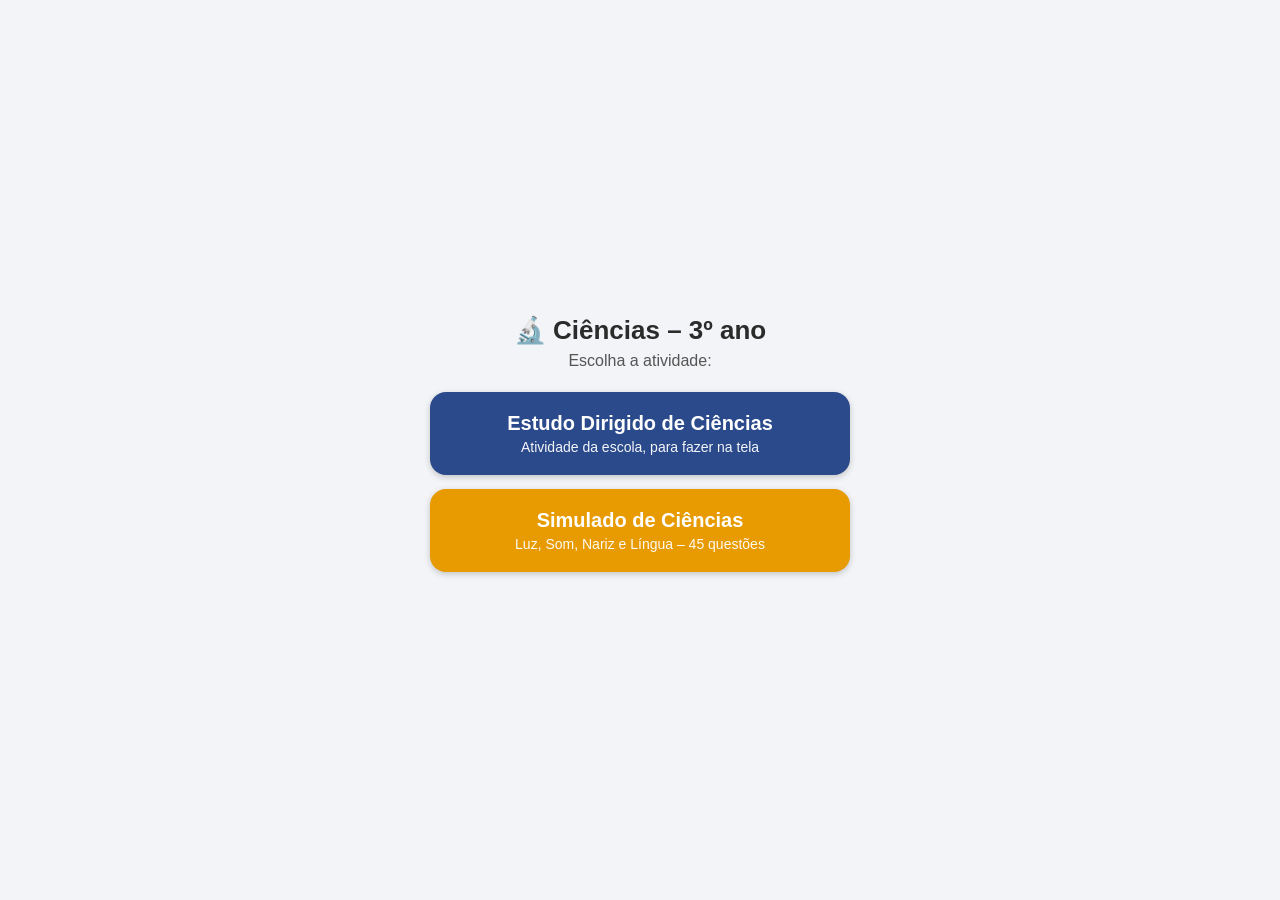
<file: index.html>
<!DOCTYPE html>
<html lang="pt-BR">
<head>
  <meta charset="utf-8">
  <meta name="viewport" content="width=device-width, initial-scale=1">
  <title>Ciências – 3º ano</title>
  <style>
    * { box-sizing: border-box; }
    body { margin: 0; min-height: 100vh; display: grid; place-items: center; background: #f3f4f7; font-family: "Segoe UI", Arial, sans-serif; color: #2b2b2b; }
    main { width: min(100%, 460px); padding: 20px; text-align: center; }
    h1 { font-size: 26px; margin: 0 0 6px; }
    p { margin: 0 0 22px; color: #555; }
    a { display: block; margin: 14px 0; padding: 20px 16px; border-radius: 16px; color: #fff; text-decoration: none; font-weight: 700; font-size: 20px; box-shadow: 0 2px 6px #0003; }
    a small { display: block; font-weight: 400; font-size: 14px; margin-top: 4px; opacity: .95; }
    .a1 { background: #2b4a8b; } .a2 { background: #E89B00; }
  </style>
</head>
<body>
  <main>
    <h1>🔬 Ciências – 3º ano</h1>
    <p>Escolha a atividade:</p>
    <a class="a1" href="estudo-dirigido/">Estudo Dirigido de Ciências<small>Atividade da escola, para fazer na tela</small></a>
    <a class="a2" href="simulado/">Simulado de Ciências<small>Luz, Som, Nariz e Língua – 45 questões</small></a>
  </main>
</body>
</html>
</file>
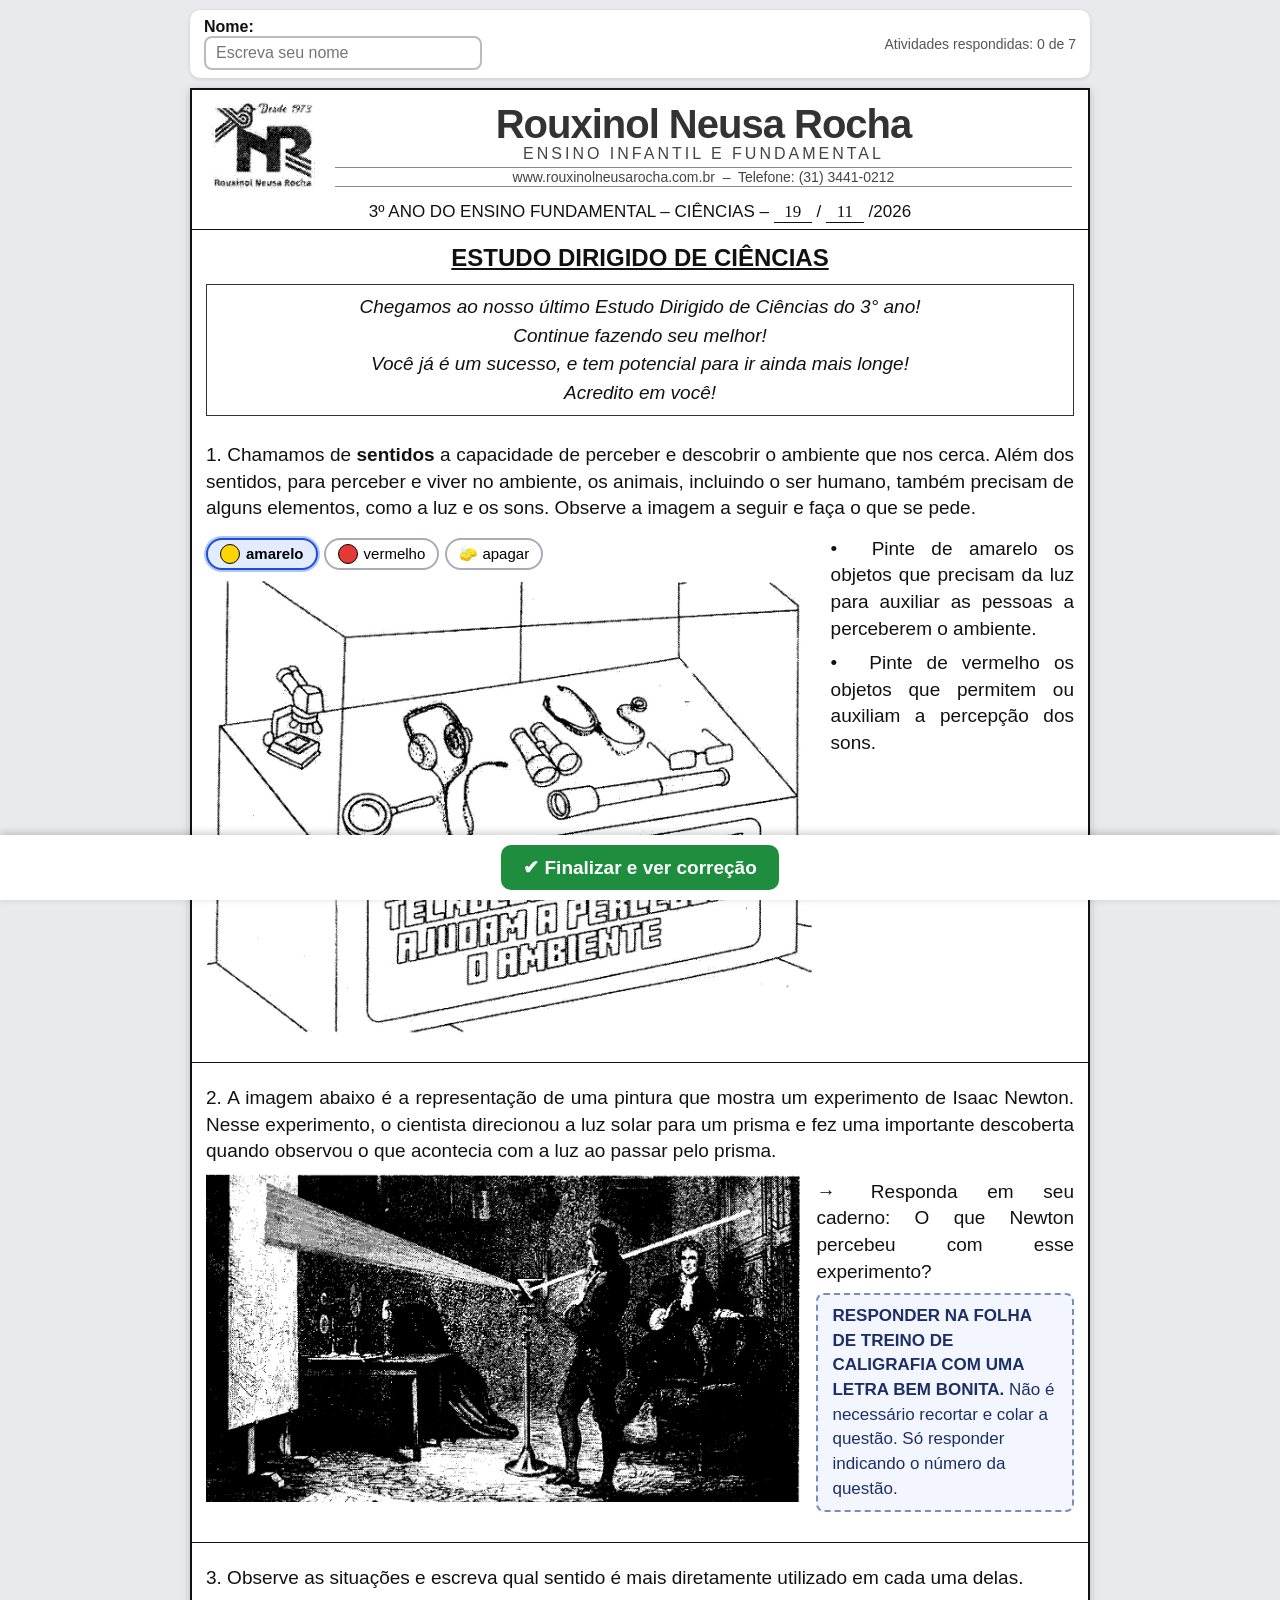
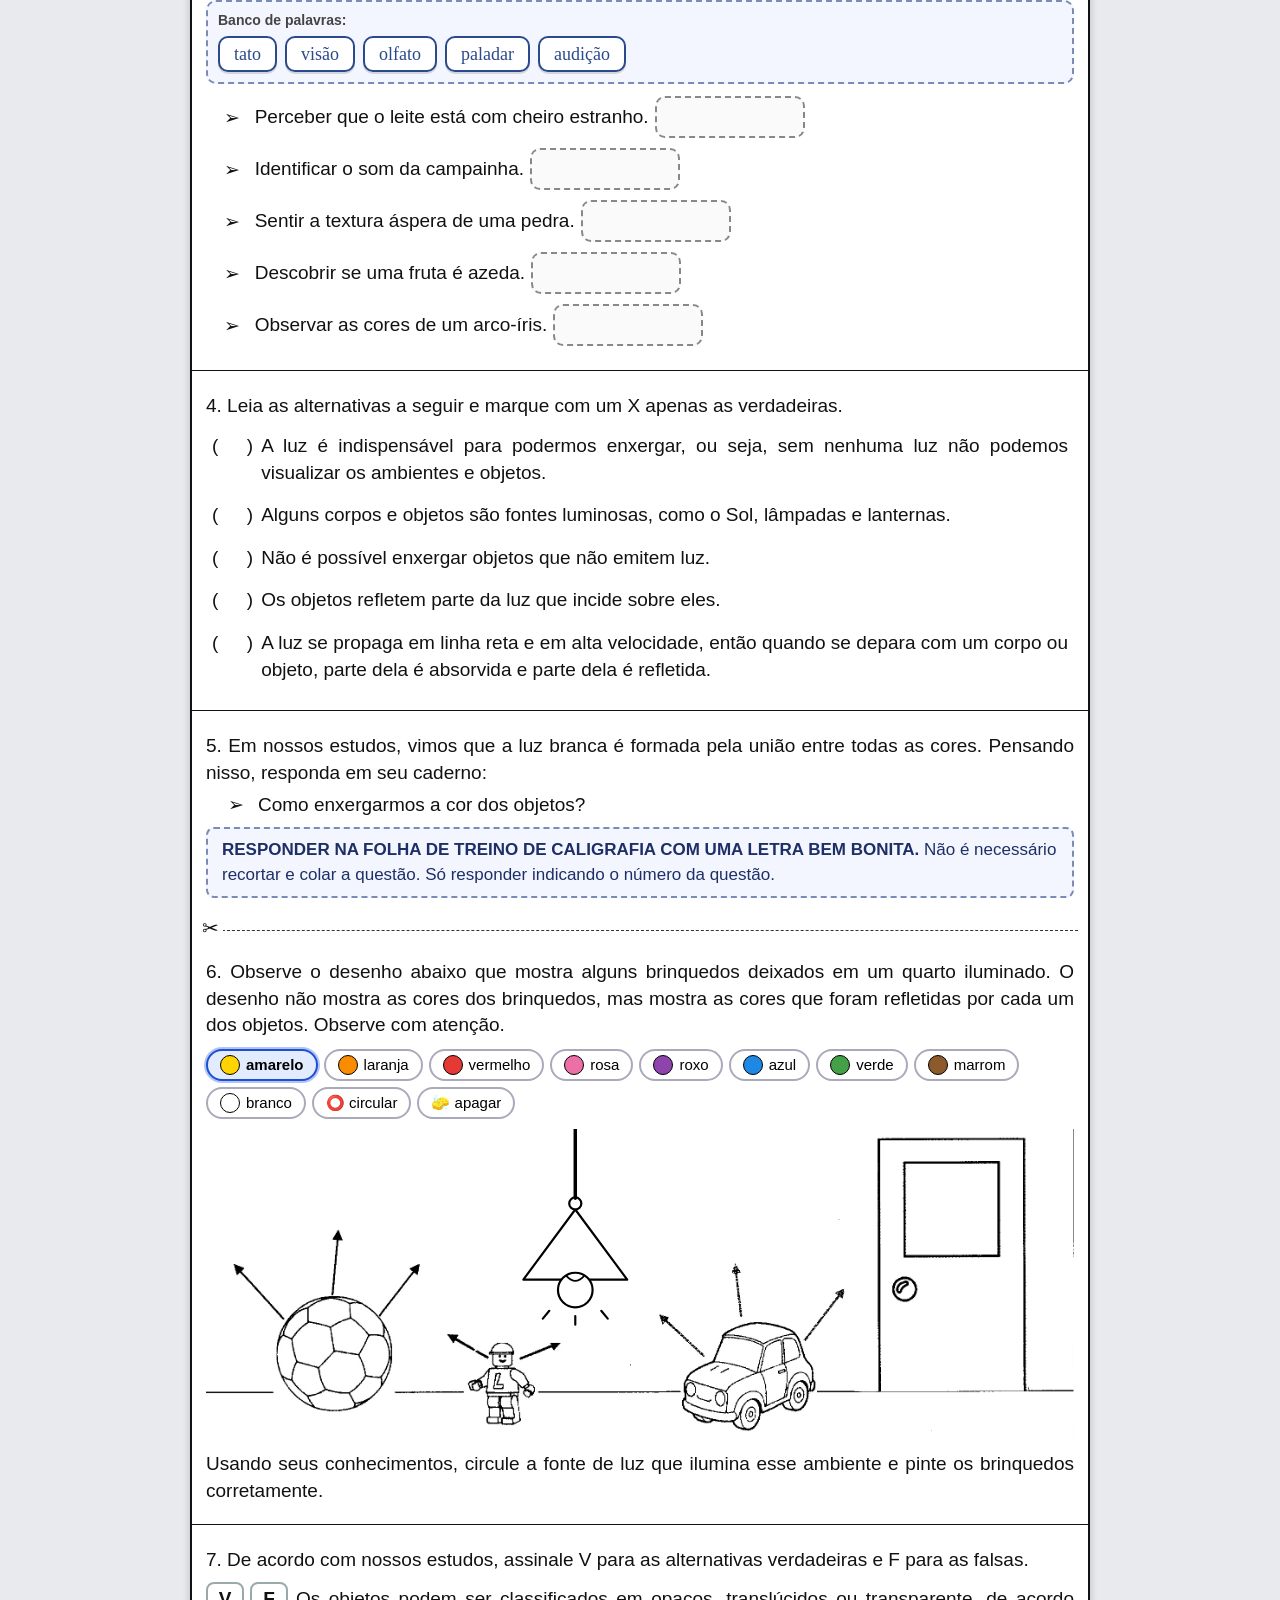
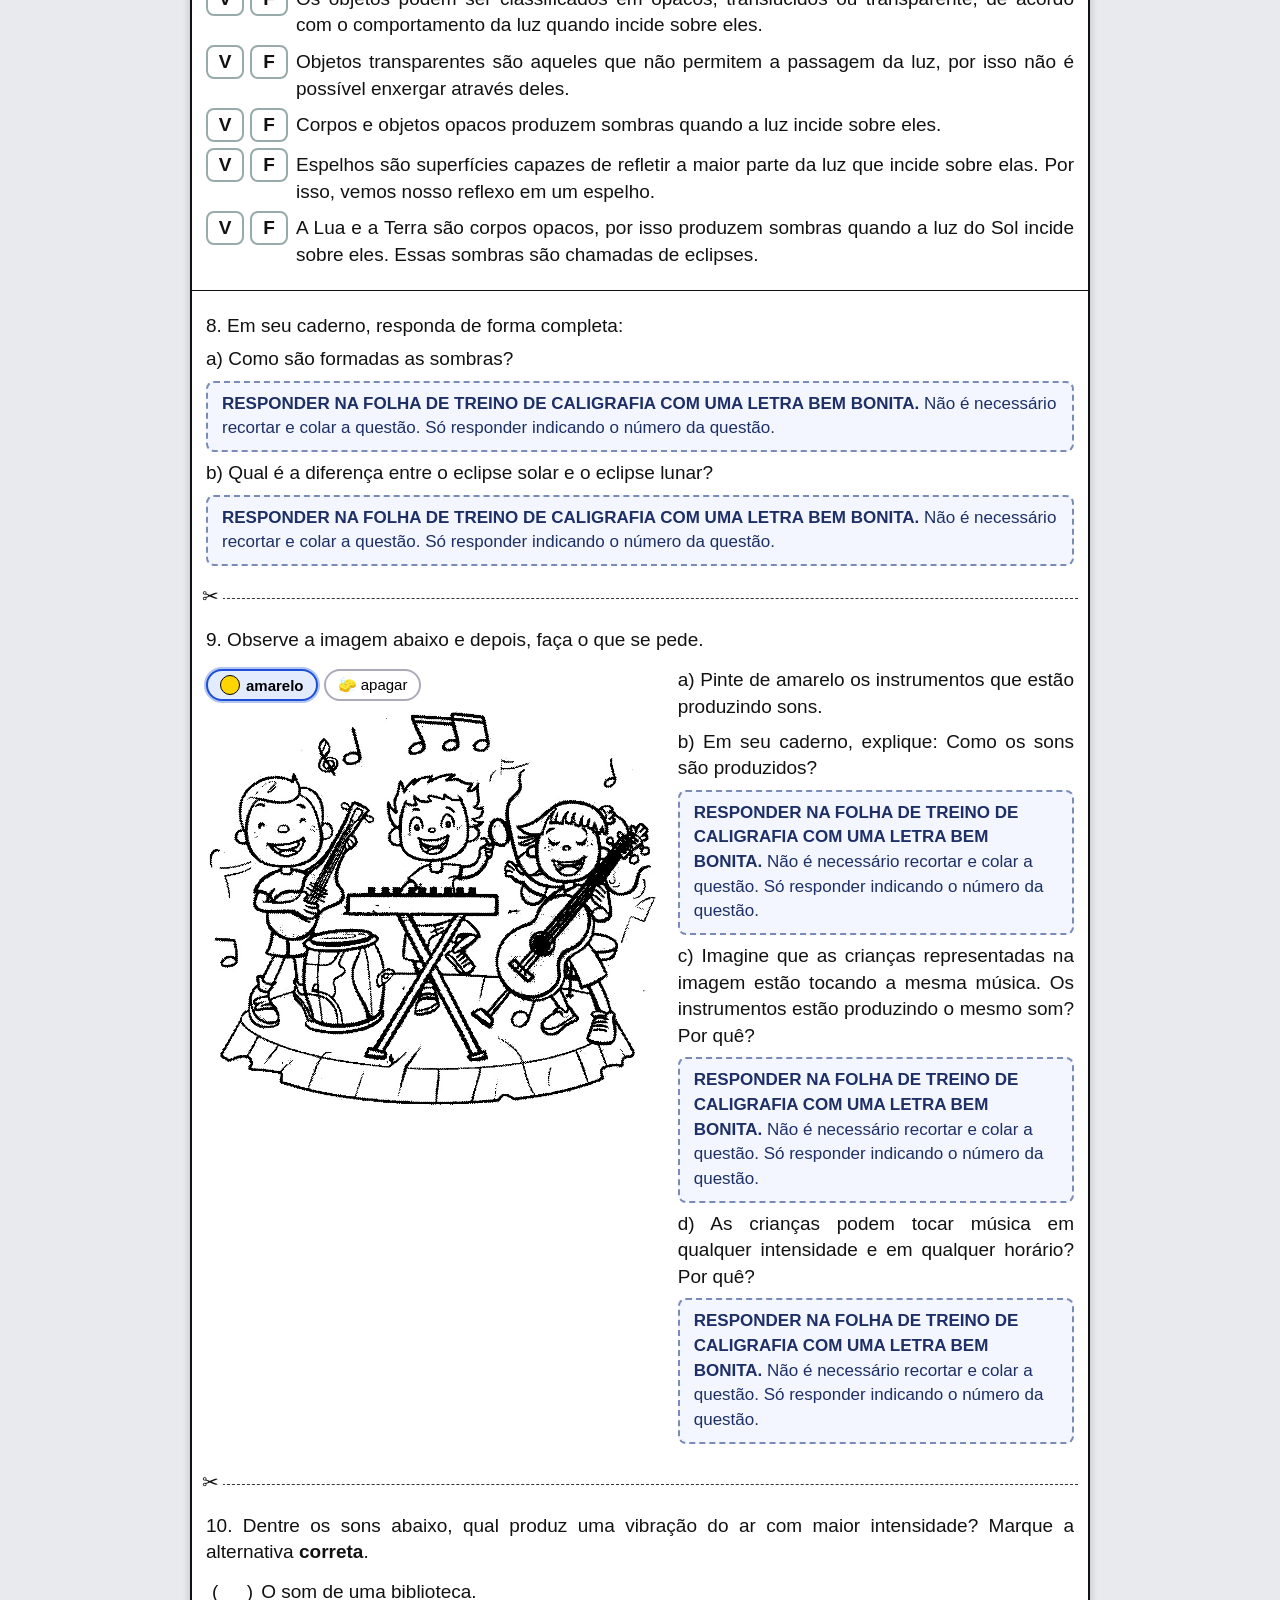
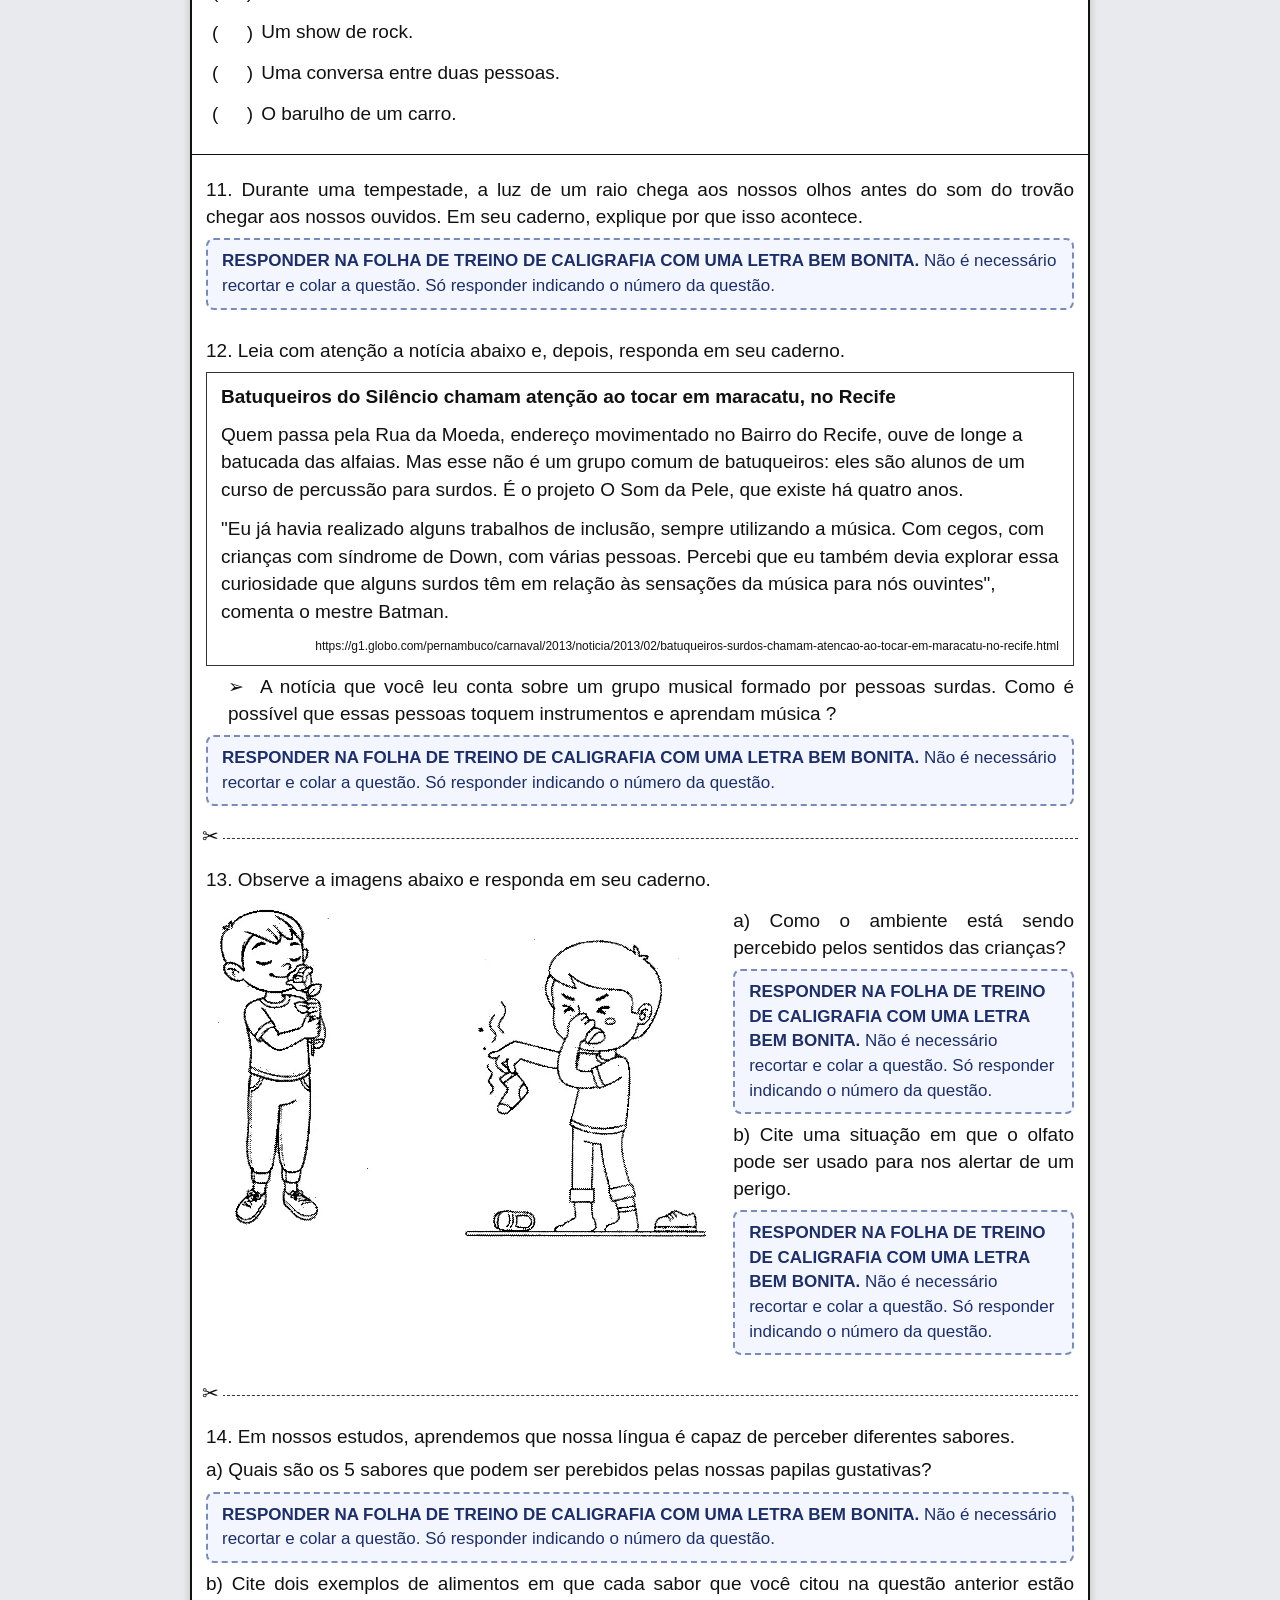
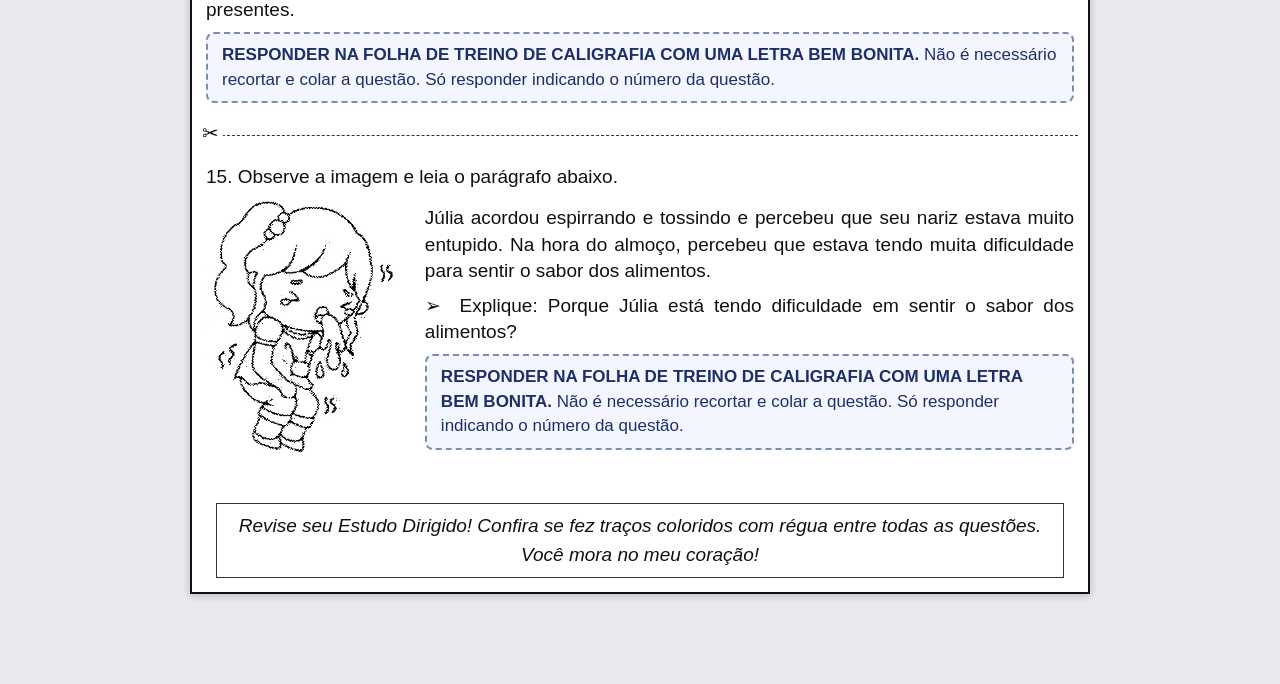
<file: estudo-dirigido/index.html>
<!DOCTYPE html>
<html lang="pt-BR">
<head>
  <meta charset="utf-8">
  <meta name="viewport" content="width=device-width, initial-scale=1">
  <title>Estudo Dirigido de Ciências – 3º ano</title>
  <link rel="stylesheet" href="estilo.css">
</head>
<body>
  <div id="app"></div>
  <script src="corretor.js"></script>
  <script src="questoes.js"></script>
  <script src="app.js"></script>
</body>
</html>
</file>
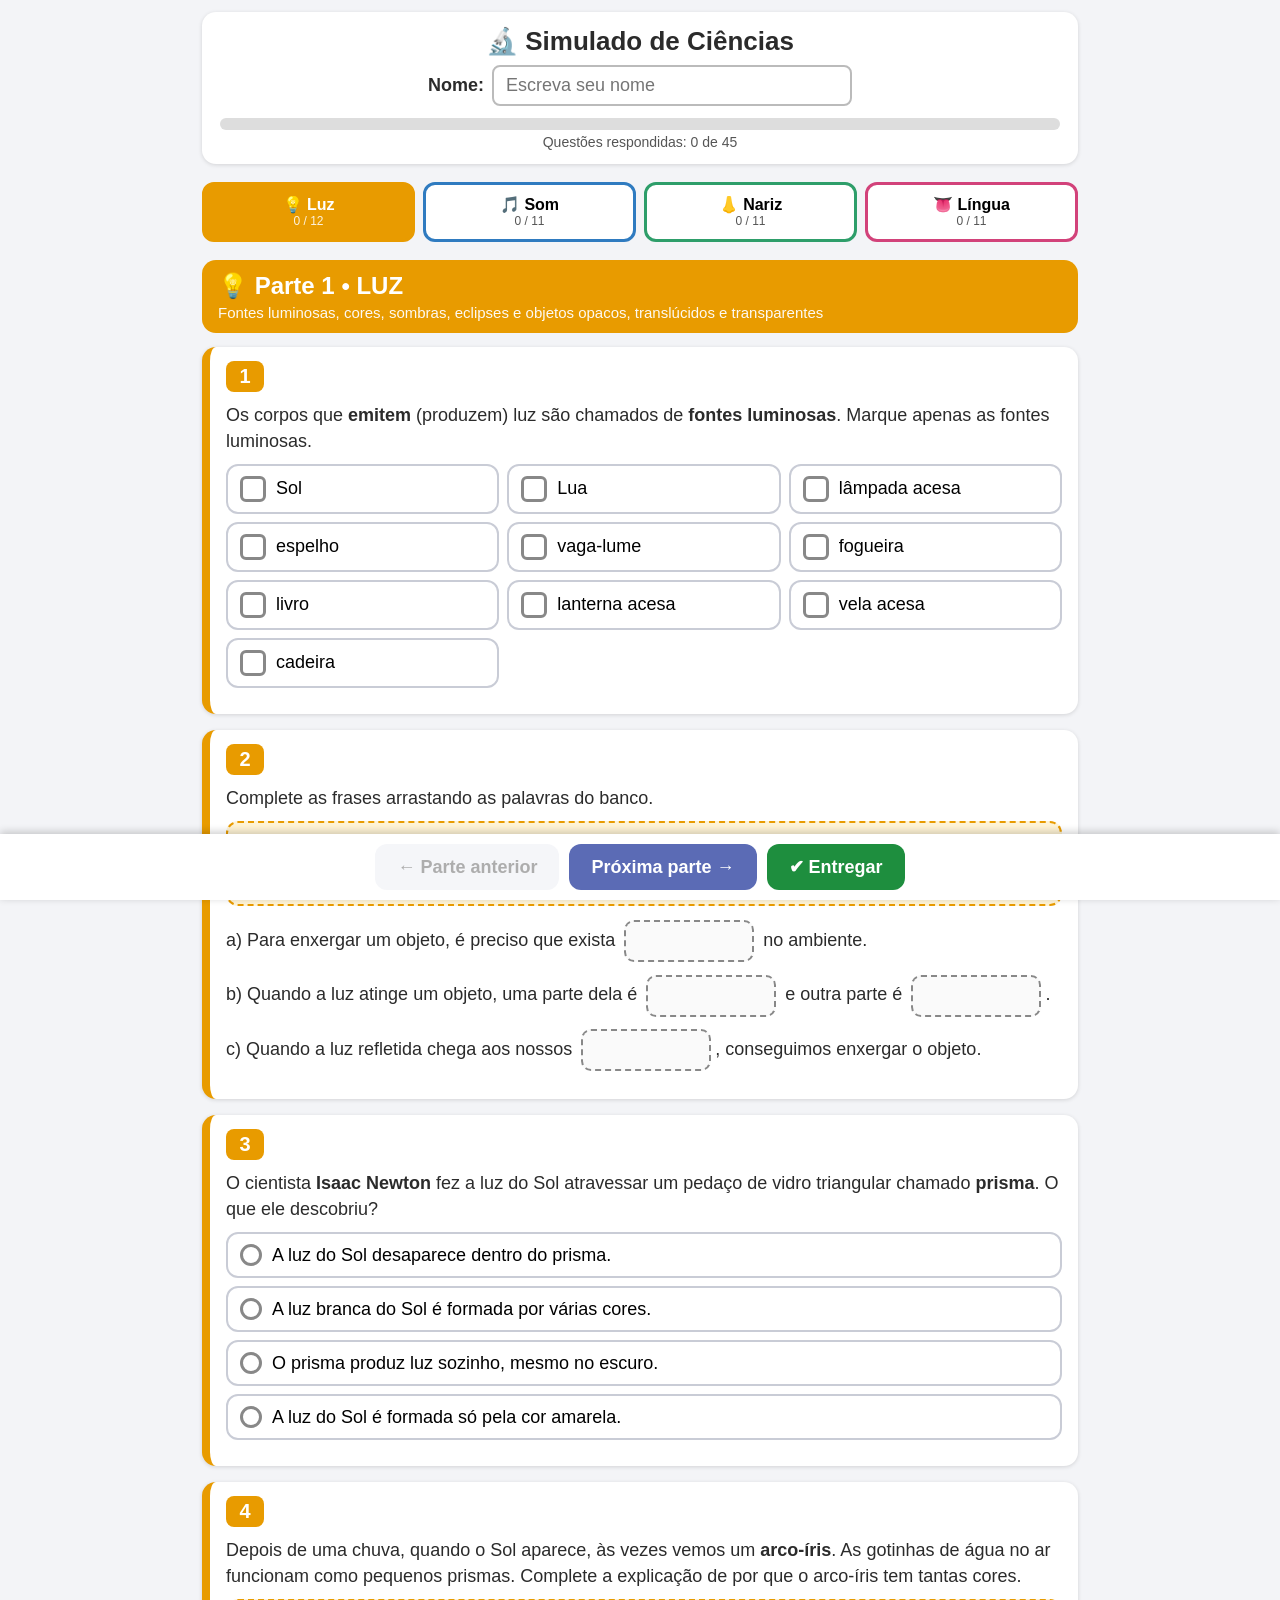
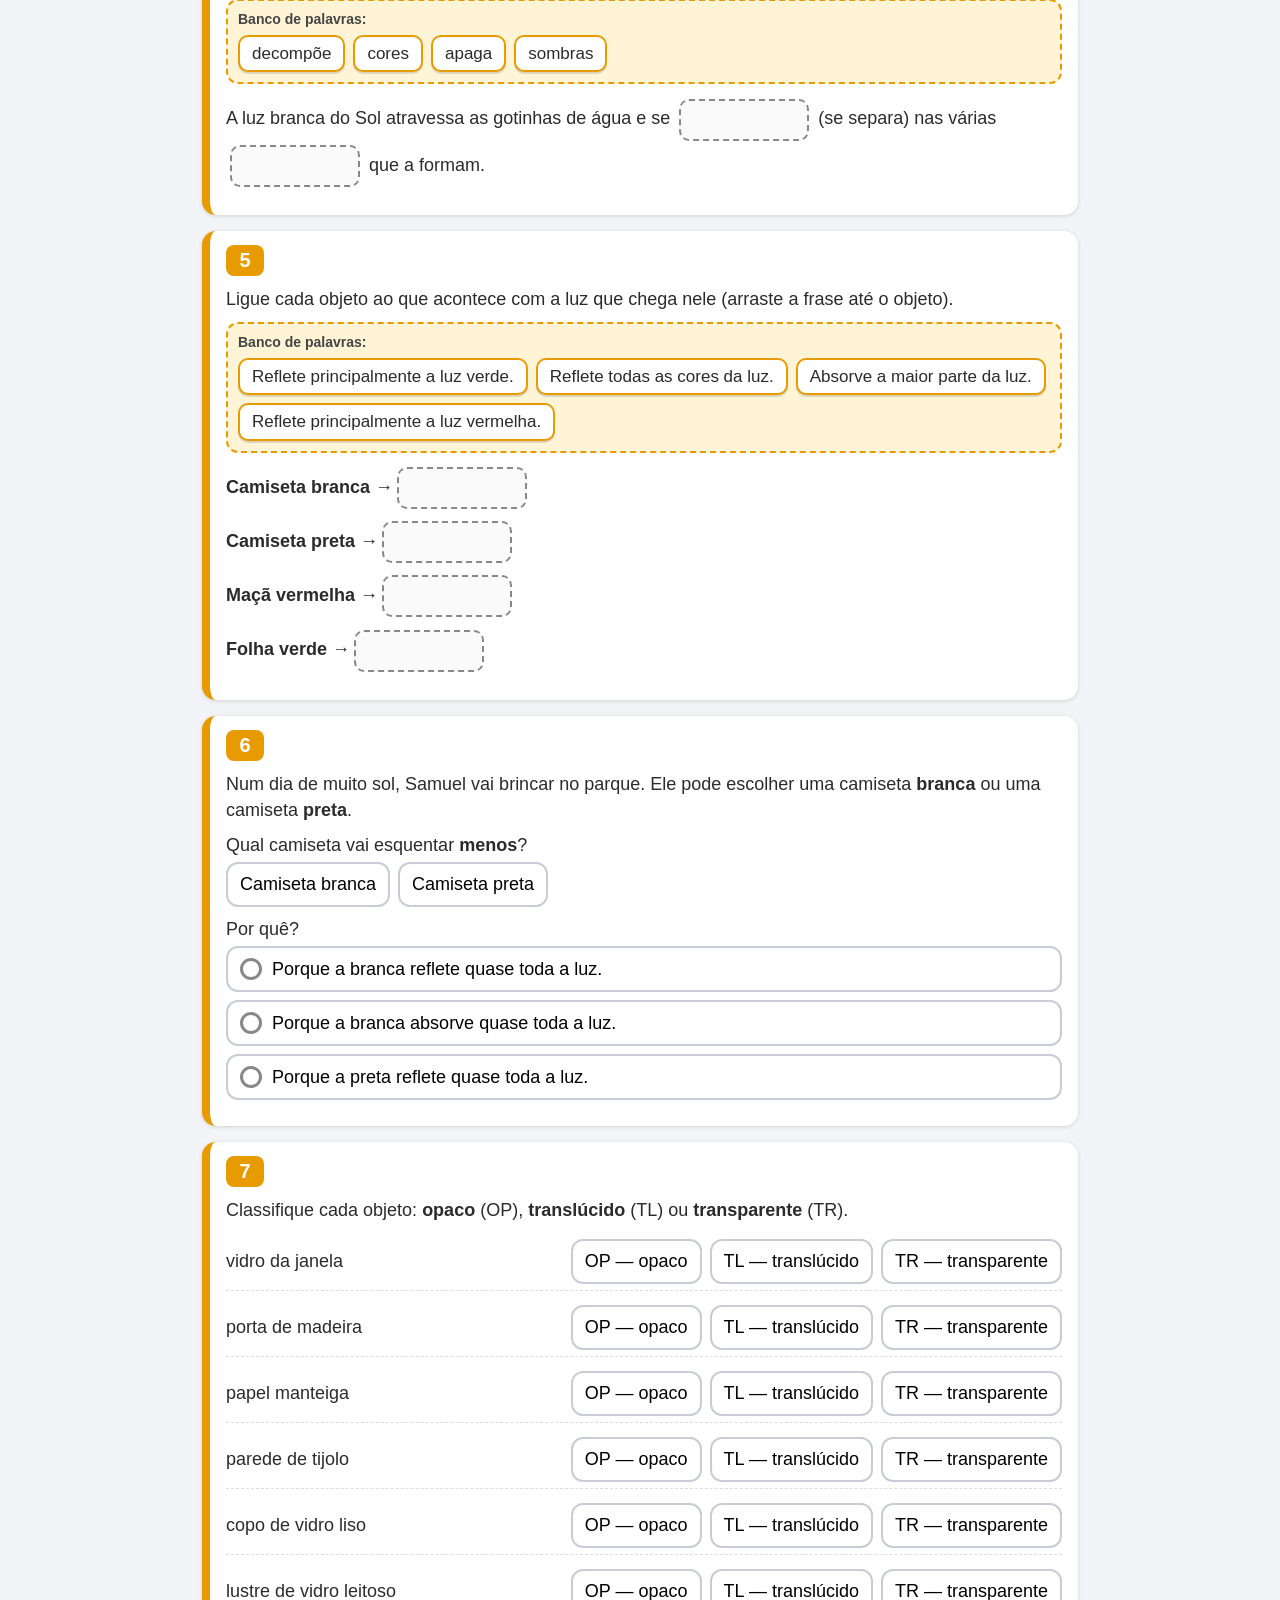
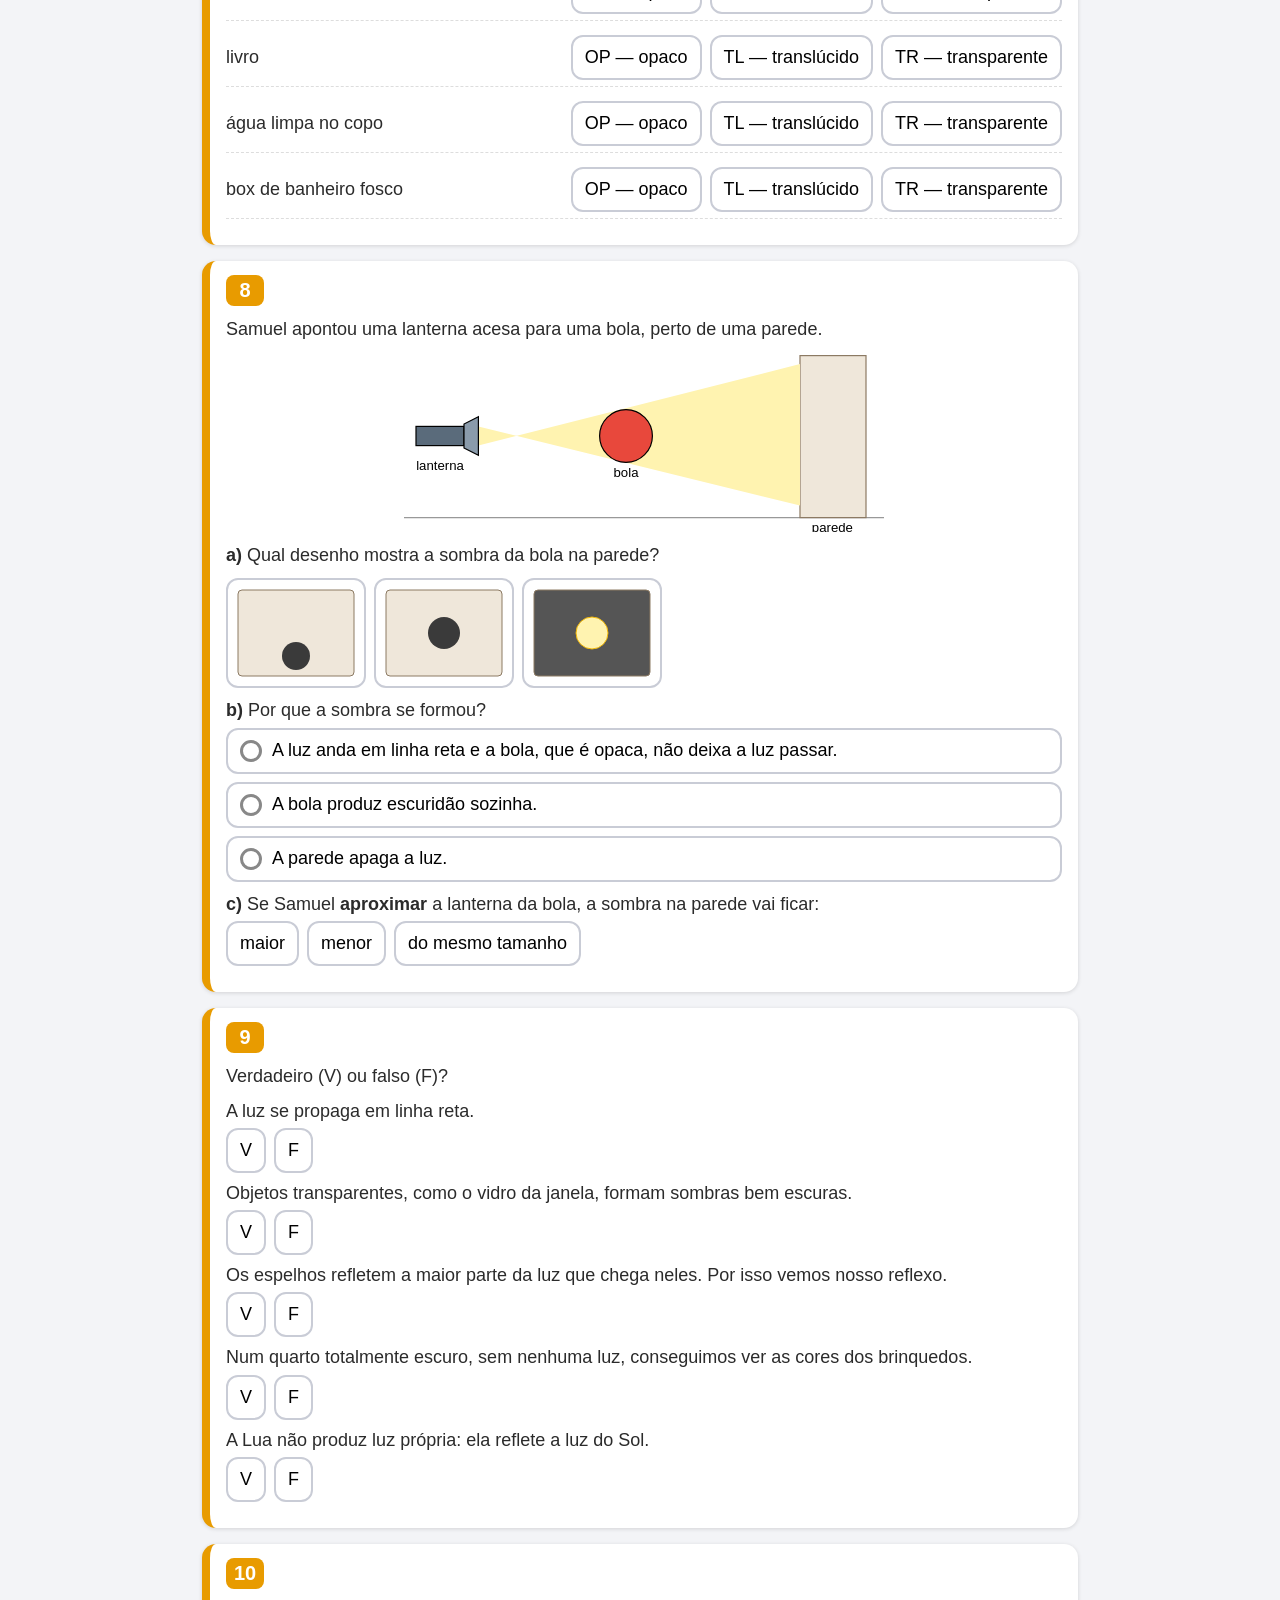
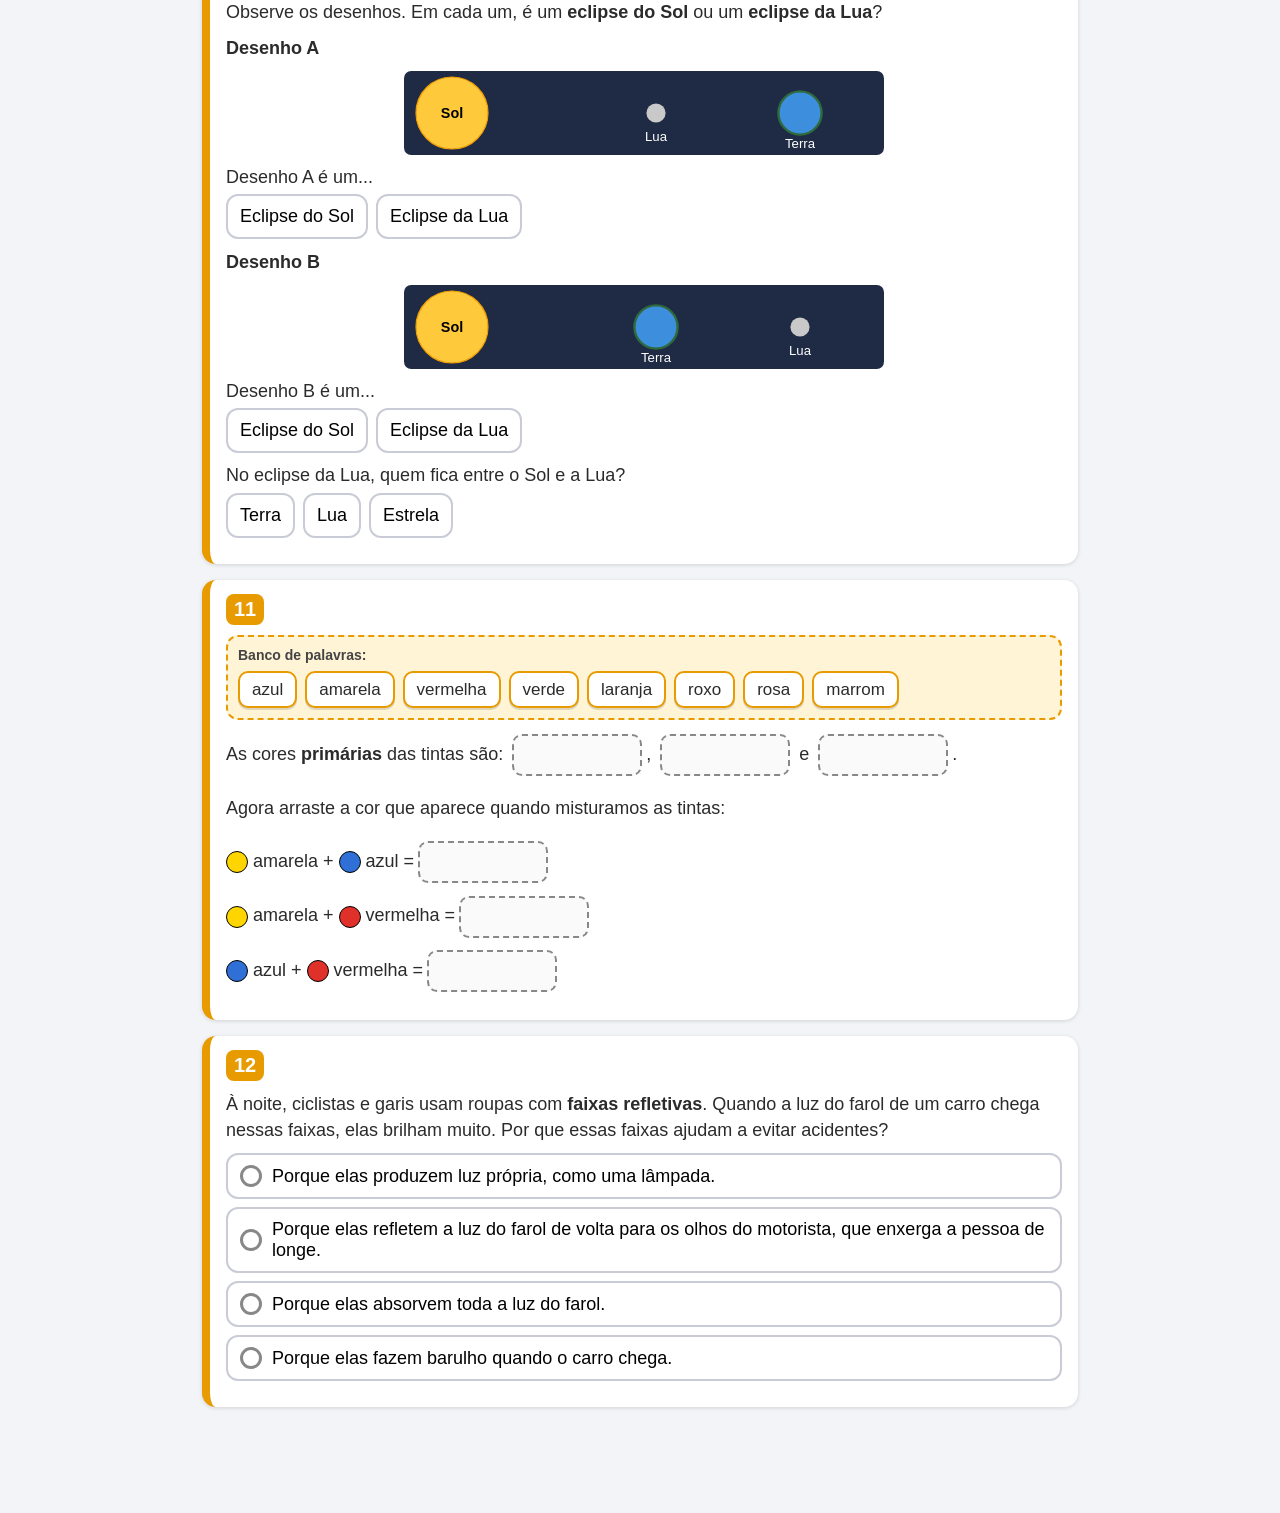
<file: simulado/index.html>
<!DOCTYPE html>
<html lang="pt-BR">
<head>
  <meta charset="utf-8">
  <meta name="viewport" content="width=device-width, initial-scale=1">
  <title>Simulado de Ciências – 3º ano</title>
  <link rel="stylesheet" href="estilo.css">
</head>
<body>
  <div id="app"></div>
  <script src="corretor.js"></script>
  <script src="questoes.js"></script>
  <script src="app.js"></script>
</body>
</html>
</file>
<file: estudo-dirigido/estilo.css>
:root { --certo: #1E8E3E; --certo-c: #DDF4E4; --erro: #C62828; --erro-c: #FBE0E0; --azul: #2b4a8b; }
* { box-sizing: border-box; }
body { margin: 0; font-family: Arial, Helvetica, sans-serif; font-size: 19px; color: #111; background: #e9eaee; }
#app { max-width: 920px; margin: 0 auto; padding: 10px 10px 90px; }

/* ---------- barra superior ---------- */
.barra { display: flex; gap: 12px; align-items: center; justify-content: space-between; flex-wrap: wrap; background: #fff; border-radius: 10px;
  padding: 8px 14px; margin-bottom: 10px; box-shadow: 0 1px 4px #0002; font-size: 16px; }
.barra input { font: inherit; padding: 6px 10px; border: 2px solid #bbb; border-radius: 8px; width: min(100%, 300px); }
.progresso-txt { color: #555; font-size: 14px; }
.nota-final { background: #fff; border-radius: 10px; padding: 12px 16px; margin-bottom: 10px; text-align: center; box-shadow: 0 1px 4px #0002; line-height: 1.6; }
.nota-final .grande { font-size: 28px; font-weight: 800; color: var(--azul); }
.nota-final small { color: #555; }

/* ---------- a folha ---------- */
.folha { background: #fff; border: 2px solid #111; padding: 0 0 8px; box-shadow: 0 2px 8px #0003; }
.cabecalho { display: flex; align-items: center; gap: 14px; padding: 10px 16px 4px; }
.cabecalho img { height: 90px; width: auto; flex: none; }
.escola { flex: 1; text-align: center; }
.nome-escola { font-size: 40px; font-weight: 700; letter-spacing: -1px; line-height: 1.05; color: #333; }
.nivel { font-size: 16px; letter-spacing: 3px; color: #444; }
.site { font-size: 14px; margin-top: 4px; color: #444; border-top: 1px solid #888; border-bottom: 1px solid #888; padding: 1px 0; }
.serie { text-align: center; padding: 8px 10px 6px; border-bottom: 1px solid #111; font-size: 17px; }
.serie .data { display: inline-block; min-width: 38px; border-bottom: 1px solid #111; text-align: center; font-family: "Segoe Print", "Comic Sans MS", cursive; }
.folha h1 { text-align: center; font-size: 24px; text-decoration: underline; margin: 14px 0 12px; }
.recado { margin: 0 14px 12px; border: 1px solid #333; padding: 8px 12px; text-align: center; font-style: italic; line-height: 1.5; }
.recado.final { margin: 12px 24px 6px; }

.questao { position: relative; padding: 8px 14px 6px; }
.texto { line-height: 1.4; margin: 6px 0; text-align: justify; }
.texto.recuo { margin-left: 22px; }
.seta { display: inline-block; width: 1.3em; }
.linha { border: 0; border-top: 1px solid #111; margin: 8px 0; }
.tesoura { position: relative; border-top: 1.5px dashed #333; margin: 18px 10px 14px; height: 0; }
.tesoura::before { content: "✂"; position: absolute; left: 0; top: -15px; font-size: 20px; background: #fff; padding-right: 4px; }

.lado { display: flex; gap: 16px; align-items: flex-start; margin: 8px 0; }
.lado .col { min-width: 0; }
.coluna > * + * { margin-top: 8px; }
.figura { width: 100%; height: auto; display: block; }
.noticia { border: 1px solid #333; padding: 10px 14px; margin: 8px 0; line-height: 1.45; }
.noticia .titulo { font-weight: 700; margin-bottom: 10px; }
.noticia p { margin: 0 0 12px; }
.noticia .url { font-size: 12px; text-align: right; word-break: break-all; }

/* ---------- marcar (X) ---------- */
.marcar { display: grid; gap: 6px; margin: 8px 0; }
.linha-marca, .op { all: unset; box-sizing: border-box; cursor: pointer; }
.linha-marca { display: flex; gap: 8px; align-items: flex-start; padding: 5px 6px; border-radius: 8px; line-height: 1.4; text-align: justify; flex-wrap: wrap; }
.par { white-space: nowrap; font-weight: 400; flex: none; }
.par .x { display: inline-block; min-width: 1.5em; text-align: center; font-weight: 700; color: var(--azul); font-family: "Segoe Print", "Comic Sans MS", cursive; }
.linha-marca:hover:not(:disabled), .op:hover:not(:disabled) { background: #eef2fb; }
.linha-marca:focus-visible, .op:focus-visible { outline: 3px solid #5b8def; }
.linha-marca .txt { flex: 1 1 0; min-width: 0; }

/* ---------- escolha ---------- */
.escolha { margin: 8px 0; }
.linha-esc { display: flex; gap: 8px; align-items: flex-start; margin: 6px 0; }
.linha-esc .txt { flex: 1; line-height: 1.4; text-align: justify; padding-top: 4px; }
.ops { display: flex; gap: 6px; flex: none; }

.escolha.vf .ops { flex-direction: row; }
.escolha.vertical .linha-esc { display: block; }
.escolha.vertical .ops { flex-direction: column; gap: 4px; }
.escolha.vertical .op { display: flex; gap: 8px; align-items: center; padding: 5px 6px; border-radius: 8px; }
.escolha.vertical .op .txt { padding: 0; }

/* ---------- campos (Q3) ---------- */
.campos { margin: 10px 0 4px 18px; }
.linha-campo { display: flex; align-items: baseline; gap: 6px; flex-wrap: wrap; margin: 12px 0; }
.linha-campo .txt { flex: none; }
.linha-campo input { flex: 1 1 160px; min-width: 130px; font: inherit; border: 0; border-bottom: 1.5px solid #111; background: transparent; padding: 2px 6px;
  font-family: "Segoe Print", "Comic Sans MS", cursive; color: var(--azul); }
.linha-campo input:focus { outline: none; background: #f2f6ff; border-bottom-color: #2b6cd8; }

/* ---------- aberta ---------- */
.aberta textarea { width: 100%; font: inherit; font-size: 17px; padding: 8px 10px; border: 1.5px solid #9aa; border-radius: 6px; resize: vertical;
  line-height: 1.5; background-image: repeating-linear-gradient(transparent, transparent 25px, #c8ccd4 25px, #c8ccd4 26px); background-attachment: local; color: #111; }
.aberta textarea:disabled { background-color: #f6f6f6; }
.modelo { margin: 6px 0 10px; background: #F4F6FB; border-left: 5px solid #5b6bb5; padding: 8px 12px; border-radius: 4px; font-size: 16px; line-height: 1.4; }

/* ---------- pintar ---------- */
.pintar { margin: 4px 0; }
.paleta { display: flex; flex-wrap: wrap; gap: 6px; margin-bottom: 6px; position: sticky; top: 0; z-index: 3; background: #fffd; padding: 4px 0; }
.cor { font: inherit; font-size: 15px; display: inline-flex; gap: 6px; align-items: center; border: 2px solid #aab; background: #fff; border-radius: 20px;
  padding: 4px 12px; cursor: pointer; }
.cor.ativa { border-color: #1b4fd6; background: #e3ecff; font-weight: 700; box-shadow: 0 0 0 2px #1b4fd655; }
.amostra { display: inline-block; width: 20px; height: 20px; border-radius: 50%; border: 1.5px solid #000; }
.fig-pintar { width: 100%; height: auto; display: block; background: #fff; }
.regiao { transition: fill .15s; }
.regiao:hover { stroke: #1b4fd6aa; stroke-width: 4px; }
.dica-pintar { margin-top: 6px; font-size: 14px; color: var(--certo); font-weight: 700; }

/* ---------- correção ---------- */
.selo { width: fit-content; margin: 0 0 4px auto; font-weight: 700; padding: 3px 10px; border-radius: 8px; font-size: 14px; }
.selo.cheio { background: var(--certo-c); color: var(--certo); }
.selo.parcial { background: #FFF1CC; color: #8a5a00; }
.certa { background: var(--certo-c) !important; }
.errada { background: var(--erro-c) !important; }
.faltou { outline: 2px dashed var(--certo); }
input.certa { border-bottom-color: var(--certo); } input.errada { border-bottom-color: var(--erro); }
.dica { color: var(--certo); font-weight: 700; font-size: 14px; margin-left: 6px; }
.linha-marca:disabled, .op:disabled { cursor: default; }

/* ---------- rodapé ---------- */
.rodape { position: fixed; left: 0; right: 0; bottom: 0; background: #fff; box-shadow: 0 -2px 8px #0003; padding: 10px; display: flex; gap: 10px; justify-content: center; z-index: 10; }
.btn { font: inherit; font-weight: 700; padding: 11px 22px; border-radius: 10px; border: none; background: #5b6bb5; color: #fff; cursor: pointer; }
.btn.sec { background: #e6e8f0; color: #333; }
.btn.entregar { background: #1E8E3E; }

/* ---------- celular / tablet ---------- */
html { -webkit-text-size-adjust: 100%; }
img { max-width: 100%; }
.regiao, .cor, .op, .linha-marca, .palavra, .slot, .btn { -webkit-tap-highlight-color: transparent; touch-action: manipulation; }
.palavra { touch-action: none; }
.tela-pintar { width: 100%; }

@media (max-width: 700px) {
  body { font-size: 17px; overflow-x: hidden; }
  #app { padding: 6px 6px 96px; }
  .barra { padding: 8px 10px; }
  .nome-escola { font-size: 24px; letter-spacing: -.5px; } .nivel { font-size: 10px; letter-spacing: 1px; } .site { font-size: 10px; }
  .cabecalho { gap: 8px; padding: 8px 10px 4px; }
  .cabecalho img { height: 52px; }
  .serie { font-size: 14px; }
  .folha h1 { font-size: 20px; }
  .recado { margin: 0 8px 10px; font-size: 16px; }
  .questao { padding: 8px 10px 6px; }
  .texto { text-align: left; }
  .lado { flex-direction: column; }
  .lado .col { flex: none !important; width: 100%; }
  .lado .col:has(> img) { max-width: 360px; margin: 0 auto; }

  /* Q6 (imagem larga): rolar de lado em vez de ficar minúscula */
  .tela-pintar.larga { overflow-x: auto; -webkit-overflow-scrolling: touch; border: 1px dashed #aab; }
  .tela-pintar.larga .fig-pintar { min-width: 640px; }
  .tela-pintar.larga::after { content: "↔ arraste para o lado para ver tudo"; display: block; font-size: 13px; color: #555; text-align: center; padding: 2px; position: sticky; left: 0; }

  /* botões de cor maiores para o dedo */
  .cor { font-size: 16px; padding: 8px 14px; min-height: 44px; }
  .amostra { width: 22px; height: 22px; }

  /* V/F e alternativas: texto em cima, botões embaixo */
  .escolha:not(.vertical) .linha-esc { flex-direction: column; gap: 4px; margin: 10px 0; padding-bottom: 8px; border-bottom: 1px dashed #ccd; }
  .escolha:not(.vertical) .linha-esc .txt { padding-top: 0; text-align: left; }
  .op.pilula { min-width: 56px; min-height: 44px; padding: 8px 14px; font-size: 18px; }
  .escolha.vertical .op { min-height: 44px; }
  .linha-marca { padding: 8px 6px; text-align: left; }
  .par .x { min-width: 2em; }

  /* Q3: frase em cima, espaço de arrastar embaixo, largura toda */
  .campos, .linha-arrastar { margin-left: 4px; }
  .linha-arrastar { gap: 6px 4px; }
  .linha-arrastar .seta { flex: none; width: 1.2em; }
  .linha-arrastar .txt { flex: 0 1 calc(100% - 2em); max-width: calc(100% - 2em); min-width: 0; }
  .linha-arrastar .slot { margin-left: 1.9em; }
  .slot { min-width: 160px; min-height: 48px; }
  .palavra { font-size: 18px; padding: 8px 14px; }
  .banco { gap: 10px; }
  .linha-campo input { flex: 1 1 100%; min-height: 44px; }

  .aberta textarea { font-size: 16px; }
  .rodape { flex-wrap: wrap; gap: 8px; padding: 8px 8px calc(8px + env(safe-area-inset-bottom)); }
  .rodape .btn { flex: 1 1 auto; padding: 12px 10px; font-size: 16px; }
  .nota-final .grande { font-size: 24px; }
}
@media print {
  .barra, .rodape, .paleta { display: none; }
  body { background: #fff; font-size: 14px; }
  .folha { box-shadow: none; }
  .questao { break-inside: avoid; }
}

.op.pilula { display: inline-block; min-width: 38px; text-align: center; font-weight: 700; padding: 4px 10px; border: 2px solid #9aa; border-radius: 8px; background: #fff; }
.op.pilula.sel { background: #e3ecff; border-color: #1b4fd6; color: #1b4fd6; }
.op.pilula.certa { border-color: var(--certo); }
.op.pilula.errada { border-color: var(--erro); }
.op.pilula.faltou { outline: 2px dashed var(--certo); }

/* ---------- aviso das respostas abertas ---------- */
.aviso-folha { margin: 8px 0; border: 2px dashed #7a8bb8; background: #f3f6ff; border-radius: 8px; padding: 9px 14px; line-height: 1.45; font-size: 17px; color: #1d2f66; }

/* ---------- arrastar (Q3) ---------- */
.arrastar { margin: 8px 0 4px; }
.banco { display: flex; flex-wrap: wrap; gap: 8px; padding: 10px; min-height: 56px; background: #f3f6ff; border: 2px dashed #7a8bb8; border-radius: 10px; margin-bottom: 12px; }
.banco::before { content: "Banco de palavras:"; width: 100%; font-weight: 700; font-size: 14px; color: #444; }
.palavra { background: #fff; border: 2px solid #2b4a8b; border-radius: 10px; padding: 5px 14px; cursor: grab; user-select: none; -webkit-user-select: none;
  touch-action: none; font-size: 18px; line-height: 1.25; box-shadow: 0 2px 0 #0002; font-family: "Segoe Print", "Comic Sans MS", cursive; color: var(--azul); }
.palavra.sel { background: #2b4a8b; color: #fff; }
.palavra.arrastando { opacity: .35; }
.fantasma { position: fixed; z-index: 100; pointer-events: none; transform: translate(-50%, -60%); opacity: .95; box-shadow: 0 6px 14px #0005; }
.linha-arrastar { display: flex; align-items: center; flex-wrap: wrap; gap: 6px; margin: 10px 0 10px 18px; }
.linha-arrastar .txt { flex: none; }
.slot { display: inline-flex; align-items: center; justify-content: center; min-width: 150px; min-height: 42px; border: 2px dashed #888; border-radius: 10px; background: #fafafa; padding: 2px 4px; }
.slot.pronto { border-color: #2b4a8b; background: #f3f6ff; cursor: pointer; }
.slot .palavra { box-shadow: none; }
.slot.ok { border: 2px solid var(--certo); background: var(--certo-c); }
.slot.erro { border: 2px solid var(--erro); background: var(--erro-c); }
</file>
<file: simulado/estilo.css>
:root {
  --luz: #E89B00; --luz-c: #FFF4D6;
  --som: #2F7BC0; --som-c: #E3F0FB;
  --nariz: #2E9E6A; --nariz-c: #E2F5EA;
  --lingua: #D2427A; --lingua-c: #FCE6EF;
  --cor: var(--luz); --claro: var(--luz-c);
  --certo: #1E8E3E; --certo-c: #DDF4E4; --erro: #C62828; --erro-c: #FBE0E0;
}
* { box-sizing: border-box; }
body { margin: 0; font-family: "Segoe UI", Arial, sans-serif; font-size: 18px; color: #2b2b2b; background: #f3f4f7; }
#app { max-width: 900px; margin: 0 auto; padding: 12px 12px 90px; }
b { font-weight: 700; }

/* ---------- topo ---------- */
.topo { background: #fff; border-radius: 14px; padding: 14px 18px; box-shadow: 0 1px 4px #0002; margin-bottom: 12px; }
.topo h1 { font-family: "Comic Sans MS", "Segoe UI", sans-serif; font-size: 26px; margin: 0 0 8px; text-align: center; }
.topo .nome { display: flex; gap: 8px; align-items: center; justify-content: center; flex-wrap: wrap; }
.topo input { font-size: 18px; padding: 8px 12px; border: 2px solid #bbb; border-radius: 8px; width: min(100%, 360px); }
.progresso { height: 12px; background: #ddd; border-radius: 6px; margin-top: 12px; overflow: hidden; }
.progresso > div { height: 100%; background: #4caf50; transition: width .3s; }
.progresso-txt { text-align: center; font-size: 14px; color: #555; margin-top: 4px; }

.nav { display: flex; gap: 8px; margin-bottom: 12px; position: sticky; top: 0; z-index: 5; background: #f3f4f7; padding: 6px 0; }
.nav button { flex: 1; border: 3px solid transparent; border-radius: 12px; padding: 10px 4px; font-size: 16px; font-weight: 700;
  background: #fff; cursor: pointer; line-height: 1.2; }
.nav button small { display: block; font-weight: 400; font-size: 12px; color: #555; }
.nav button.ativa { color: #fff; }
.nav button.ativa small { color: #fffd; }

/* ---------- seções e questões ---------- */
.secao { background: var(--cor); color: #fff; border-radius: 14px; padding: 12px 16px; margin-bottom: 14px; }
.secao h2 { margin: 0; font-family: "Comic Sans MS", "Segoe UI", sans-serif; font-size: 24px; }
.secao p { margin: 4px 0 0; font-size: 15px; opacity: .95; }

.questao { background: #fff; border-radius: 14px; padding: 14px 16px 16px; margin-bottom: 16px; box-shadow: 0 1px 4px #0002;
  border-left: 8px solid var(--cor); }
.q-topo { display: flex; align-items: center; gap: 10px; margin-bottom: 8px; }
.badge { background: var(--cor); color: #fff; font-weight: 700; border-radius: 8px; min-width: 38px; text-align: center; padding: 4px 8px; font-size: 20px; }
.q-nota { margin-left: auto; font-weight: 700; padding: 4px 10px; border-radius: 8px; font-size: 16px; }
.q-nota.cheia { background: var(--certo-c); color: var(--certo); }
.q-nota.parcial { background: #FFF1CC; color: #8a5a00; }
.q-nota.zero { background: var(--erro-c); color: var(--erro); }
.bloco { margin: 10px 0; }
.texto { line-height: 1.45; }
.curio { background: #FAFAF2; border-left: 5px solid var(--cor); padding: 8px 12px; line-height: 1.4; border-radius: 4px; }
.curio::before { content: "Você sabia? "; font-weight: 700; }
.fig { width: 100%; max-width: 480px; display: block; margin: 4px auto; background: #fff; }
.expl { margin-top: 10px; background: #F4F6FB; border-left: 5px solid #5b6bb5; padding: 8px 12px; border-radius: 4px; font-size: 16px; line-height: 1.4; }

/* ---------- marcar ---------- */
.marcar { display: grid; gap: 8px; }
.marcar.c1 { grid-template-columns: 1fr; } .marcar.c2 { grid-template-columns: 1fr 1fr; } .marcar.c3 { grid-template-columns: 1fr 1fr 1fr; }
.opcao { display: flex; align-items: center; gap: 10px; text-align: left; font: inherit; border: 2px solid #c9ccd6; background: #fff;
  border-radius: 12px; padding: 10px 12px; cursor: pointer; min-height: 48px; }
.opcao .caixa { flex: none; width: 26px; height: 26px; border: 3px solid #888; border-radius: 6px; display: grid; place-items: center;
  font-size: 18px; line-height: 1; color: #fff; }
.opcao.sel { border-color: var(--cor); background: var(--claro); }
.opcao.sel .caixa { background: var(--cor); border-color: var(--cor); }
.opcao.sel .caixa::after { content: "✓"; }
.opcao:hover:not(:disabled) { border-color: var(--cor); }

/* ---------- escolha ---------- */
.item { margin: 8px 0; }
.item .rotulo { margin-bottom: 4px; line-height: 1.4; }
.item.linha-tab { display: flex; align-items: center; gap: 10px; flex-wrap: wrap; border-bottom: 1px dashed #ddd; padding: 6px 0; }
.item.linha-tab .rotulo { flex: 1 1 200px; margin: 0; }
.opcoes { display: flex; flex-wrap: wrap; gap: 8px; }
.opcoes.vertical { flex-direction: column; }
.opcoes .opcao { min-height: 44px; }
.opcoes .opcao .bolinha { flex: none; width: 22px; height: 22px; border: 3px solid #888; border-radius: 50%; }
.opcoes .opcao.sel .bolinha { background: var(--cor); border-color: var(--cor); box-shadow: inset 0 0 0 3px #fff; }
.opcoes.vf .opcao, .opcoes.chips .opcao { justify-content: center; }
.mini { width: 120px; height: 90px; display: block; }
.opcoes.figuras .opcao { flex-direction: column; padding: 8px; }

/* ---------- arrastar ---------- */
.banco { display: flex; flex-wrap: wrap; gap: 8px; padding: 10px; min-height: 56px; background: var(--claro); border: 2px dashed var(--cor);
  border-radius: 12px; margin-bottom: 12px; }
.banco::before { content: "Banco de palavras:"; width: 100%; font-weight: 700; font-size: 14px; color: #444; }
.palavra { background: #fff; border: 2px solid var(--cor); border-radius: 10px; padding: 6px 12px; cursor: grab; user-select: none; -webkit-user-select: none;
  touch-action: none; font-size: 17px; line-height: 1.25; box-shadow: 0 2px 0 #0002; }
.palavra.sel { background: var(--cor); color: #fff; }
.palavra.arrastando { opacity: .35; }
.fantasma { position: fixed; z-index: 100; pointer-events: none; transform: translate(-50%, -60%); opacity: .95; box-shadow: 0 6px 14px #0005; }
.linha { margin: 8px 0; line-height: 2.5; }
.slot { display: inline-flex; align-items: center; justify-content: center; vertical-align: middle; min-width: 130px; min-height: 42px; margin: 2px 4px;
  border: 2px dashed #888; border-radius: 10px; background: #fafafa; padding: 2px 4px; }
.slot.pronto { border-color: var(--cor); background: var(--claro); cursor: pointer; }
.slot .palavra { box-shadow: none; }
.slot.ok { border: 2px solid var(--certo); background: var(--certo-c); }
.slot.erro { border: 2px solid var(--erro); background: var(--erro-c); }
.dica { display: inline-block; font-size: 14px; color: var(--certo); font-weight: 700; margin-left: 4px; line-height: 1.2; }
.amostra { display: inline-block; width: 22px; height: 22px; border-radius: 50%; border: 1px solid #000; vertical-align: middle; }

/* ---------- resultado ---------- */
.opcao.certa { border-color: var(--certo); background: var(--certo-c); }
.opcao.errada { border-color: var(--erro); background: var(--erro-c); }
.opcao.faltou { border-color: var(--certo); border-style: dashed; }
.opcao:disabled { cursor: default; opacity: 1; color: inherit; }
.nota-final { background: #fff; border-radius: 14px; padding: 16px; text-align: center; box-shadow: 0 1px 4px #0002; margin-bottom: 14px; }
.nota-final .grande { font-size: 44px; font-weight: 800; color: #2b6cb0; }
.nota-final table { margin: 10px auto 0; border-collapse: collapse; }
.nota-final td { padding: 4px 14px; border-bottom: 1px solid #eee; text-align: left; }
.nota-final td + td { text-align: right; font-weight: 700; }

/* ---------- rodapé ---------- */
.rodape { position: fixed; left: 0; right: 0; bottom: 0; background: #fff; box-shadow: 0 -2px 8px #0003; padding: 10px; display: flex; gap: 10px; justify-content: center; z-index: 10; }
.btn { font: inherit; font-weight: 700; padding: 12px 22px; border-radius: 12px; border: none; background: #5b6bb5; color: #fff; cursor: pointer; }
.btn.sec { background: #e6e8f0; color: #333; }
.btn.entregar { background: #1E8E3E; }
.btn:disabled { opacity: .4; cursor: default; }

html { -webkit-text-size-adjust: 100%; }
img { max-width: 100%; }
.opcao, .palavra, .slot, .btn, .nav button { -webkit-tap-highlight-color: transparent; touch-action: manipulation; }
.palavra { touch-action: none; }

@media (max-width: 640px) {
  body { font-size: 16px; overflow-x: hidden; }
  #app { padding: 6px 6px 96px; }
  .topo { padding: 10px 12px; }
  .topo h1 { font-size: 21px; }
  .nav { gap: 4px; }
  .nav button { font-size: 14px; padding: 8px 2px; border-width: 2px; }
  .nav button small { font-size: 11px; }
  .secao { padding: 10px 12px; } .secao h2 { font-size: 20px; }
  .questao { padding: 12px 12px 14px; border-left-width: 6px; }
  .marcar.c3, .marcar.c2 { grid-template-columns: 1fr 1fr; }
  .opcao { padding: 10px; }
  .opcoes .opcao { flex: 1 1 auto; }
  .opcoes.figuras .opcao { flex: 0 1 calc(50% - 4px); }
  .mini { width: 100%; max-width: 140px; height: auto; }
  .palavra { padding: 8px 14px; }
  .banco { gap: 10px; }
  .slot { min-width: 110px; min-height: 46px; }
  .rodape { flex-wrap: wrap; gap: 8px; padding: 8px 8px calc(8px + env(safe-area-inset-bottom)); }
  .rodape .btn { flex: 1 1 auto; padding: 12px 10px; font-size: 16px; }
  .nota-final .grande { font-size: 36px; }
}
@media (max-width: 380px) {
  .marcar.c3, .marcar.c2 { grid-template-columns: 1fr; }
}
@media print {
  .nav, .rodape, .topo input { display: none; }
  body { background: #fff; }
}
</file>
